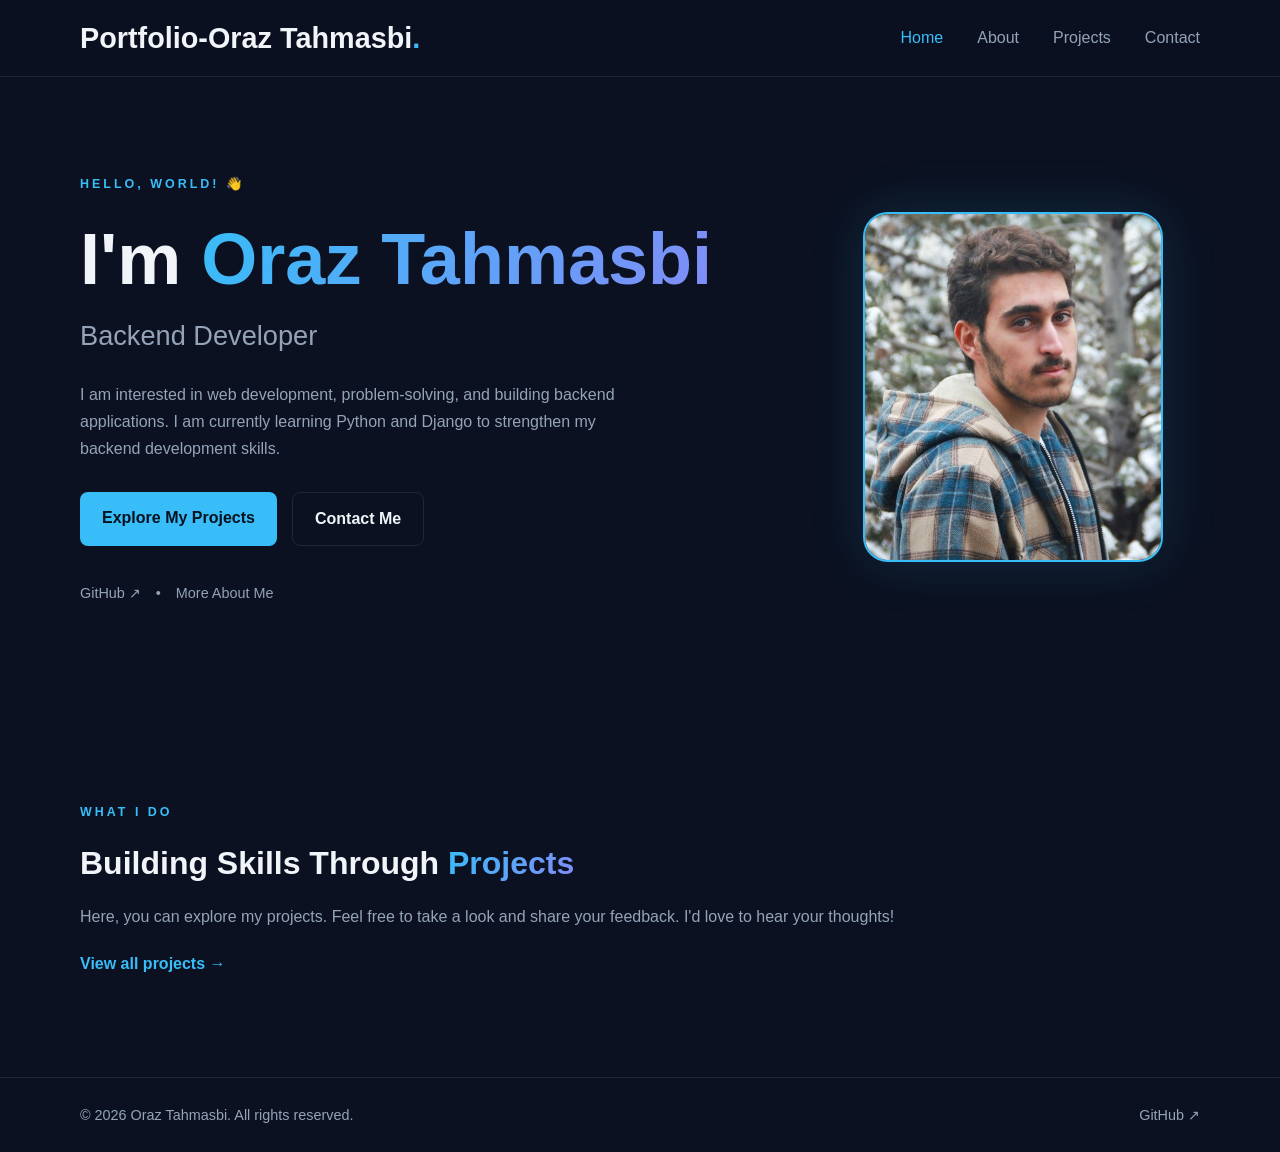
<file: index.html>
<!DOCTYPE html>
<html lang="en">
<head>
    <meta charset="UTF-8">
    <meta name="viewport" content="width=device-width, initial-scale=1.0">
    <meta name="description" content="Personal portfolio of Oraz Tahmasbi,
    Backend Developer interested in web development and building backend applications.">
    <title>Oraz Tahmasbi | Portfolio</title>
    <link rel="stylesheet" href="css/style.css">
    <script src="js/script.js" defer></script>
</head>
<body>

    <header class="header">
        <nav class="navbar container">
            <a href="index.html" class="logo">Portfolio-Oraz Tahmasbi<span>.</span></a>

            <button class="menu-toggle" aria-label="Open navigation"
                    aria-expanded="false">
                ☰
            </button>

            <ul class="nav-links">
                <li><a class="active" href="index.html">Home</a></li>
                <li><a href="about.html">About</a></li>
                <li><a href="projects.html">Projects</a></li>
                <li><a href="contact.html">Contact</a></li>
            </ul>
        </nav>
    </header>

    <main>
        <section class="hero container">
            <div class="hero-content reveal">
                <span class="eyebrow">HELLO, WORLD! 👋</span>

                <h1>
                    I'm <span class="gradient-text">Oraz Tahmasbi</span>
                </h1>

                <h2>Backend Developer</h2>

                <p>I am interested in web development, problem-solving,
                    and building backend applications.
                    I am currently learning Python and Django to strengthen my backend development skills.
                </p>

                <div class="hero-buttons">
                    <a href="projects.html" class="btn btn-primary">
                        Explore My Projects
                    </a>

                    <a href="contact.html" class="btn btn-outline">
                        Contact Me
                    </a>
                </div>

                <div class="hero-social">
                    <a href="https://github.com/oraztahmasbi-arch"
                       target="_blank" rel="noopener noreferrer">
                        GitHub ↗
                    </a>
                    <span>•</span>
                    <a href="about.html">More About Me</a>
                </div>
            </div>

            <div class="hero-visual reveal">
                <div class="profile-frame">
                    <img src="images/profile.jpg"
                         alt="Profile photo of Oraz Tahmasbi">
                </div>

            </div>
        </section>

        <section class="section container featured-intro">
            <span class="eyebrow">WHAT I DO</span>
            <h2>Building Skills Through <span class="gradient-text">Projects</span></h2>
            <p>
                Here, you can explore my projects. Feel free to take a look

                and share your feedback. I'd love to hear your thoughts!
            </p>
            <a href="projects.html" class="text-link">
                View all projects →
            </a>
        </section>
    </main>

    <footer class="footer">
        <div class="container footer-content">
            <p>© 2026 Oraz Tahmasbi. All rights reserved.</p>
            <a href="https://github.com/oraztahmasbi-arch"
               target="_blank" rel="noopener noreferrer">
                GitHub ↗
            </a>
        </div>
    </footer>

    <button id="scrollTop" aria-label="Scroll to top">↑</button>

</body>
</html>
</file>
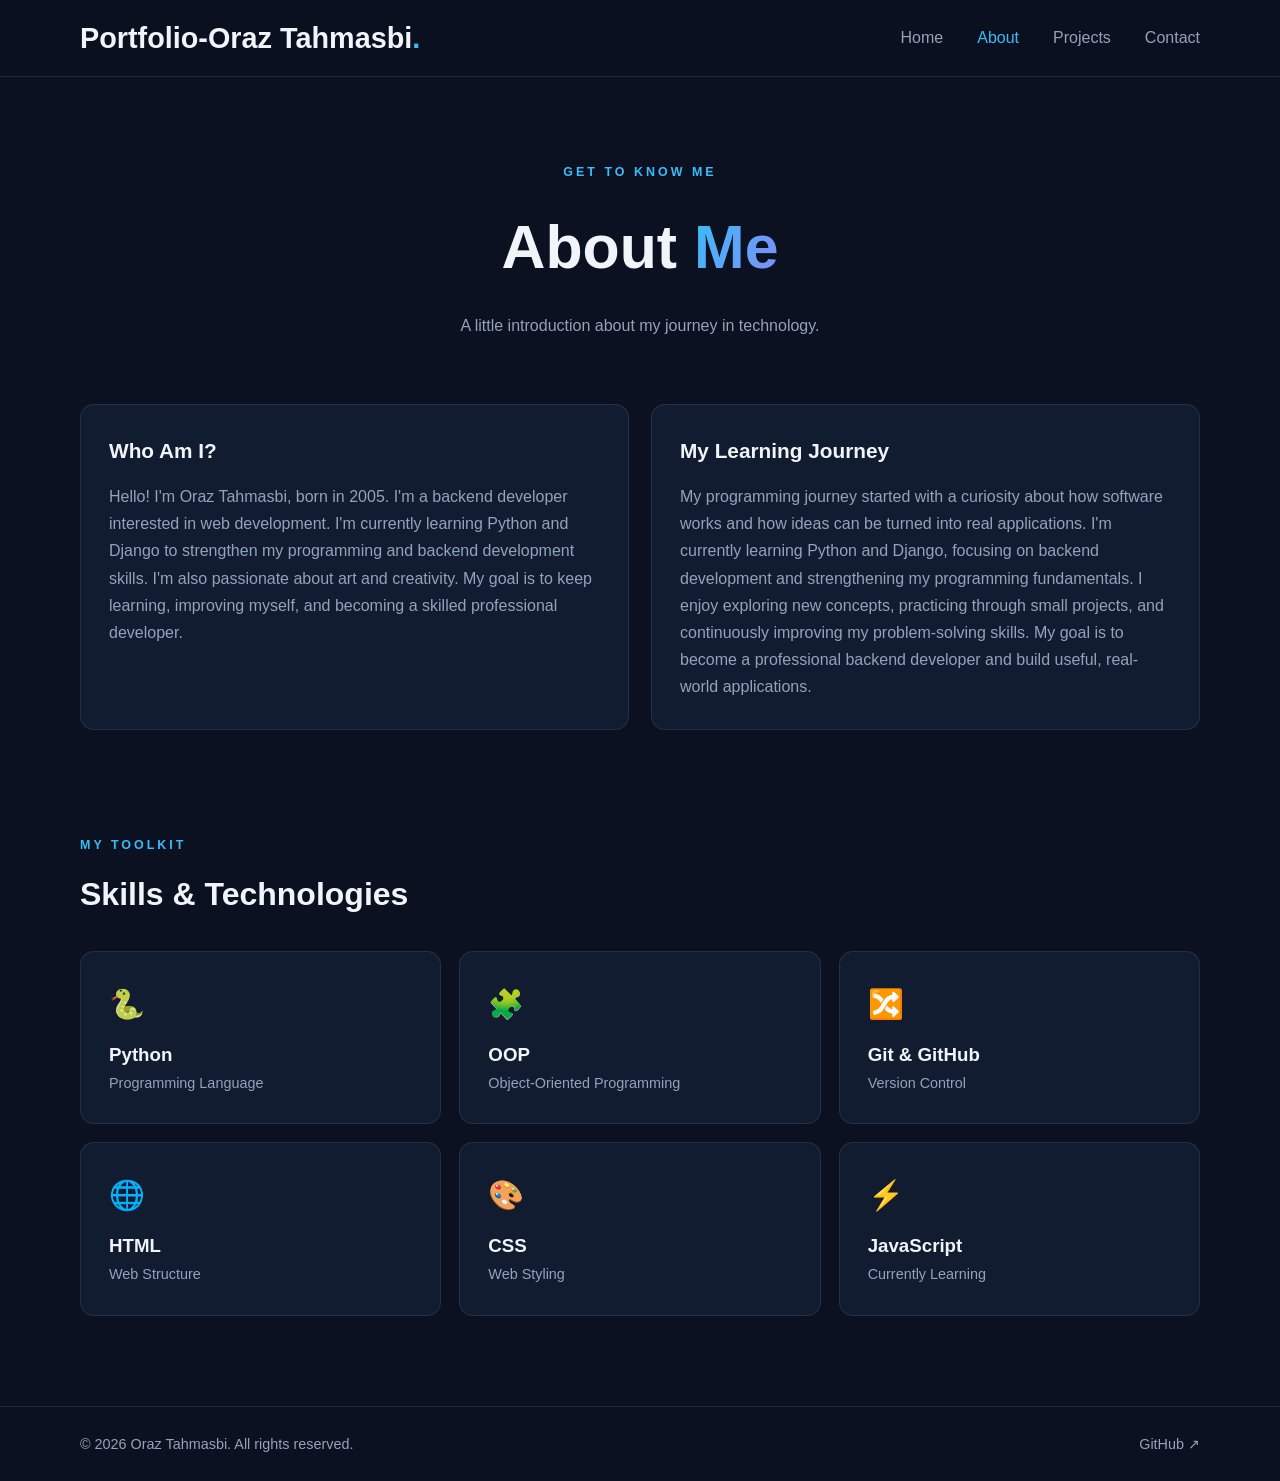
<file: about.html>
<!DOCTYPE html>
<html lang="en">
<head>
    <meta charset="UTF-8">
    <meta name="viewport" content="width=device-width, initial-scale=1.0">
    <title>About Me | Oraz Tahmasbi</title>
    <link rel="stylesheet" href="css/style.css">
    <script src="js/script.js" defer></script>
</head>
<body>

    <header class="header">
        <nav class="navbar container">
            <a href="index.html" class="logo">Portfolio-Oraz Tahmasbi<span>.</span></a>
            <button class="menu-toggle" aria-label="Open navigation"
                    aria-expanded="false">☰</button>
            <ul class="nav-links">
                <li><a href="index.html">Home</a></li>
                <li><a class="active" href="about.html">About</a></li>
                <li><a href="projects.html">Projects</a></li>
                <li><a href="contact.html">Contact</a></li>
            </ul>
        </nav>
    </header>

    <main class="container page-content">
        <section class="page-heading reveal">
            <span class="eyebrow">GET TO KNOW ME</span>
            <h1>About <span class="gradient-text">Me</span></h1>
            <p>A little introduction about my journey in technology.</p>
        </section>

        <section class="about-grid">
            <div class="about-card reveal">
                <h2>Who Am I?</h2>
                <p>
                    Hello! I'm Oraz Tahmasbi, born in 2005. I'm a backend developer interested in web development.
                    I'm currently learning Python and Django to strengthen my programming and backend development skills. I'm also passionate about art and creativity. My goal is to keep learning, improving myself, and becoming a skilled professional developer. 
                </p>
            </div>

            <div class="about-card reveal">
                <h2>My Learning Journey</h2>
                <p>
                 My programming journey started with a curiosity about how software works and how ideas can be turned into real applications.

                    I'm currently learning Python and Django, focusing on backend development and strengthening my programming fundamentals.

                    I enjoy exploring new concepts, practicing through small projects, and continuously improving my problem-solving skills.

                    My goal is to become a professional backend developer and build useful, real-world applications.
                </p>
            </div>
        </section>

        <section class="section">
            <div class="section-heading reveal">
                <span class="eyebrow">MY TOOLKIT</span>
                <h2>Skills & Technologies</h2>
            </div>

            <div class="skills-grid">
                <div class="skill-card reveal">
                    <span>🐍</span>
                    <h3>Python</h3>
                    <p>Programming Language</p>
                </div>

                <div class="skill-card reveal">
                    <span>🧩</span>
                    <h3>OOP</h3>
                    <p>Object-Oriented Programming</p>
                </div>

                <div class="skill-card reveal">
                    <span>🔀</span>
                    <h3>Git & GitHub</h3>
                    <p>Version Control</p>
                </div>

                <div class="skill-card reveal">
                    <span>🌐</span>
                    <h3>HTML</h3>
                    <p>Web Structure</p>
                </div>

                <div class="skill-card reveal">
                    <span>🎨</span>
                    <h3>CSS</h3>
                    <p>Web Styling</p>
                </div>

                <div class="skill-card reveal">
                    <span>⚡</span>
                    <h3>JavaScript</h3>
                    <p>Currently Learning</p>
                </div>
            </div>
        </section>
    </main>

    <footer class="footer">
        <div class="container footer-content">
            <p>© 2026 Oraz Tahmasbi. All rights reserved.</p>
            <a href="https://github.com/oraztahmasbi-arch"
               target="_blank" rel="noopener noreferrer">GitHub ↗</a>
        </div>
    </footer>

    <button id="scrollTop" aria-label="Scroll to top">↑</button>

</body>
</html>
</file>
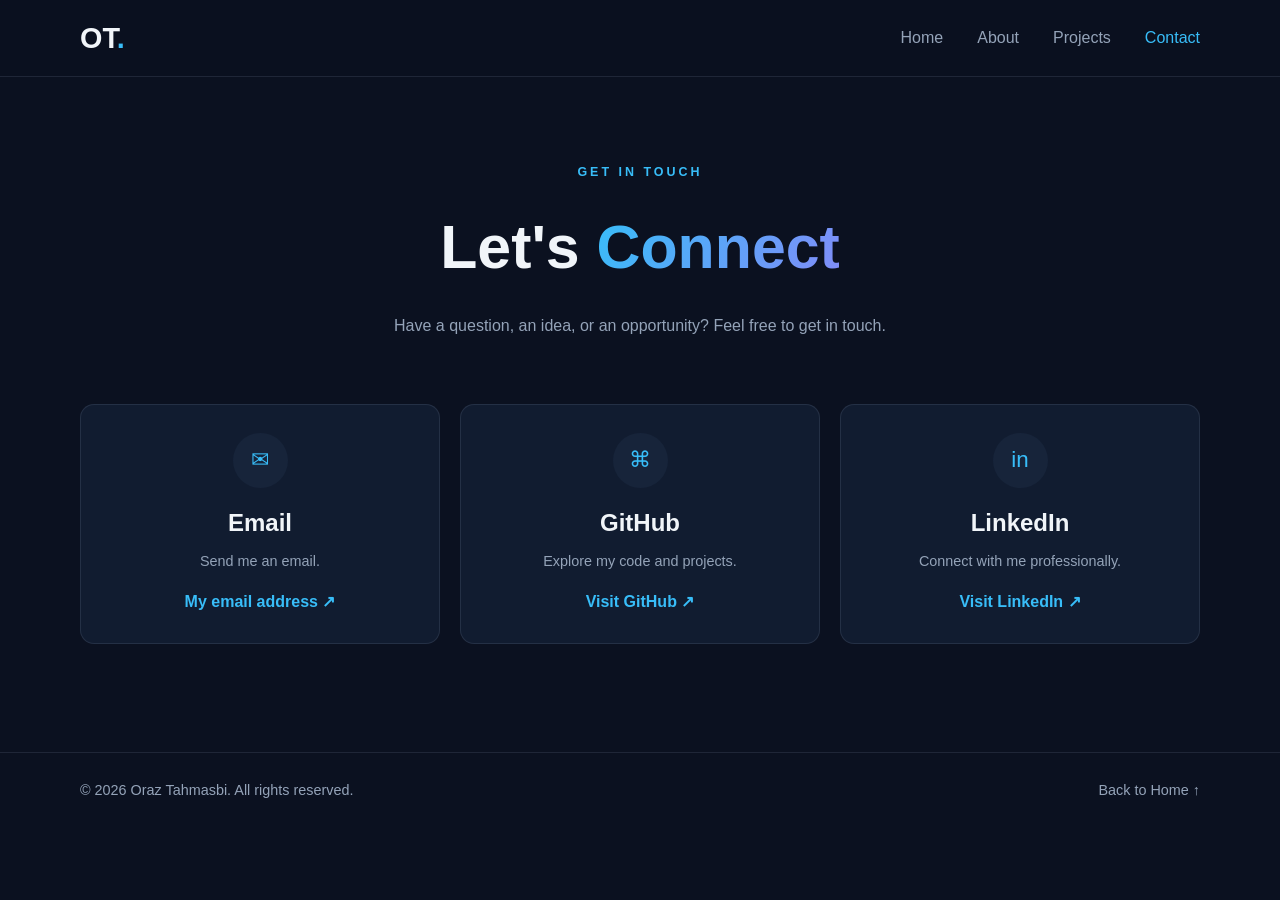
<file: contact.html>
<!DOCTYPE html>
<html lang="en">
<head>
    <meta charset="UTF-8">
    <meta name="viewport" content="width=device-width, initial-scale=1.0">
    <title>Contact | Oraz Tahmasbi</title>
    <link rel="stylesheet" href="css/style.css">
    <script src="js/script.js" defer></script>
</head>
<body>

    <header class="header">
        <nav class="navbar container">
            <a href="index.html" class="logo">OT<span>.</span></a>
            <button class="menu-toggle" aria-label="Open navigation"
                    aria-expanded="false">☰</button>
            <ul class="nav-links">
                <li><a href="index.html">Home</a></li>
                <li><a href="about.html">About</a></li>
                <li><a href="projects.html">Projects</a></li>
                <li><a class="active" href="contact.html">Contact</a></li>
            </ul>
        </nav>
    </header>

    <main class="container page-content">

        <section class="page-heading reveal">
            <span class="eyebrow">GET IN TOUCH</span>
            <h1>Let's <span class="gradient-text">Connect</span></h1>
            <p>
                Have a question, an idea, or an opportunity?
                Feel free to get in touch.
            </p>
        </section>

        <section class="contact-wrapper reveal">

            <div class="contact-card">
                <span class="contact-icon">✉</span>
                <h2>Email</h2>
                <p>Send me an email.</p>
                <a href="mailto:oraztahmasbi@gmail.com"
                   class="text-link">
                     My email address ↗
                </a>
            </div>

            <div class="contact-card">
                <span class="contact-icon">⌘</span>
                <h2>GitHub</h2>
                <p>Explore my code and projects.</p>
                <a href="https://github.com/oraztahmasbi-arch"
                   target="_blank" rel="noopener noreferrer"
                   class="text-link">
                    Visit GitHub ↗
                </a>
            </div>

            <div class="contact-card">
                <span class="contact-icon">in</span>
                <h2>LinkedIn</h2>
                <p>Connect with me professionally.</p>
                <a href="https://www.linkedin.com/in/oraz-tahmasbi-72a901446/"
                    target="_blank"
                    rel="noopener noreferrer"
                    class="text-link">
                    Visit LinkedIn ↗
                </a>
            </div>

        </section>

    </main>

    <footer class="footer">
        <div class="container footer-content">
            <p>© 2026 Oraz Tahmasbi. All rights reserved.</p>
            <a href="index.html">Back to Home ↑</a>
        </div>
    </footer>

    <button id="scrollTop" aria-label="Scroll to top">↑</button>

</body>
</html>
</file>
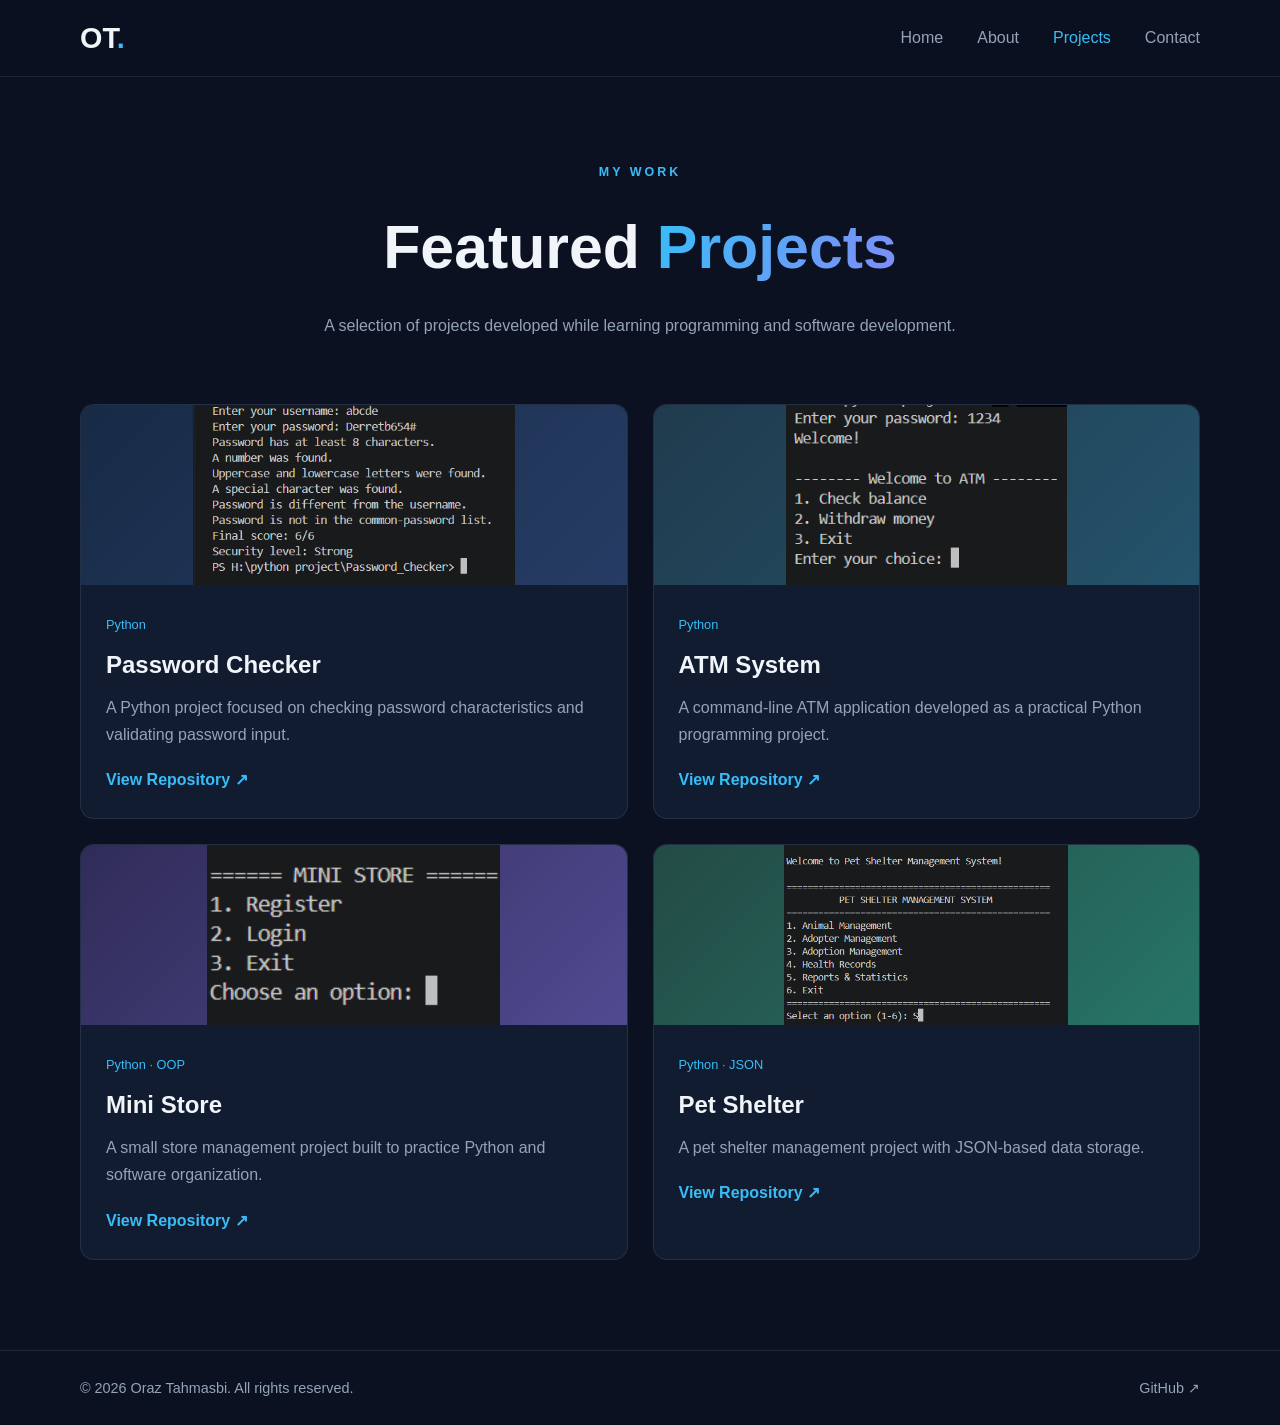
<file: projects.html>
<!DOCTYPE html>
<html lang="en">
<head>
    <meta charset="UTF-8">
    <meta name="viewport" content="width=device-width, initial-scale=1.0">
    <meta name="description"
    <meta name="description"
    content="Explore the Python projects developed by Oraz Tahmasbi, including Password Checker, ATM System, Mini Store, and Pet Shelter.">
    <title>Projects | Oraz Tahmasbi</title>
    <link rel="stylesheet" href="css/style.css">
    <script src="js/script.js" defer></script>
</head>
<body>

    <header class="header">
        <nav class="navbar container">
            <a href="index.html" class="logo">OT<span>.</span></a>
            <button class="menu-toggle" aria-label="Open navigation"
                    aria-expanded="false">☰</button>
            <ul class="nav-links">
                <li><a href="index.html">Home</a></li>
                <li><a href="about.html">About</a></li>
                <li><a class="active" href="projects.html">Projects</a></li>
                <li><a href="contact.html">Contact</a></li>
            </ul>
        </nav>
    </header>

    <main class="container page-content">

        <section class="page-heading reveal">
            <span class="eyebrow">MY WORK</span>
            <h1>Featured <span class="gradient-text">Projects</span></h1>
            <p>
                A selection of projects developed while learning
                programming and software development.
            </p>
        </section>

        <section class="projects-grid">

            <article class="project-card reveal">
                <div class="project-visual visual-one">
                  <img src="images/password-checker.png"
                        alt="Password Checker Python project screenshot">
                </div>
                <div class="project-info">
                    <span class="project-category">Python</span>
                    <h2>Password Checker</h2>
                    <p>
                        A Python project focused on checking password
                        characteristics and validating password input.
                    </p>
                    <a href="https://github.com/oraztahmasbi-arch/Password-Checker"
                       target="_blank" rel="noopener noreferrer"
                       class="text-link">View Repository ↗</a>
                </div>
            </article>

            <article class="project-card reveal">
                <div class="project-visual visual-two">
                   <img src="images/ATM.png"
                        alt="ATM System Python project screenshot">
                </div>
                <div class="project-info">
                    <span class="project-category">Python</span>
                    <h2>ATM System</h2>
                    <p>
                        A command-line ATM application developed
                        as a practical Python programming project.
                    </p>
                    <a href="https://github.com/oraztahmasbi-arch/ATM"
                       target="_blank" rel="noopener noreferrer"
                       class="text-link">View Repository ↗</a>
                </div>
            </article>

            <article class="project-card reveal">
                <div class="project-visual visual-three">
                    <img src="images/mini-store.png"
                            alt="Mini Store Python project screenshot">
                </div>
                <div class="project-info">
                    <span class="project-category">Python · OOP</span>
                    <h2>Mini Store</h2>
                    <p>
                        A small store management project built
                        to practice Python and software organization.
                    </p>
                    <a href="https://github.com/oraztahmasbi-arch/mini-store"
                       target="_blank" rel="noopener noreferrer"
                       class="text-link">View Repository ↗</a>
                </div>
            </article>

            <article class="project-card reveal">
                <div class="project-visual visual-four">
                    <img src="images/Pet-shelter.png"
                            alt="Pet Shelter Python project screenshot">
                </div>
                <div class="project-info">
                    <span class="project-category">Python · JSON</span>
                    <h2>Pet Shelter</h2>
                    <p>
                        A pet shelter management project with
                        JSON-based data storage.
                    </p>
                    <a href="https://github.com/oraztahmasbi-arch/petshelter"
                       target="_blank" rel="noopener noreferrer"
                       class="text-link">View Repository ↗</a>
                </div>
            </article>

        </section>
    </main>

    <footer class="footer">
        <div class="container footer-content">
            <p>© 2026 Oraz Tahmasbi. All rights reserved.</p>
            <a href="https://github.com/oraztahmasbi-arch"
               target="_blank" rel="noopener noreferrer">GitHub ↗</a>
        </div>
    </footer>

    <button id="scrollTop" aria-label="Scroll to top">↑</button>

</body>
</html>
</file>
<file: css/style.css>
/* =========================
   1. Global Settings
========================= */

:root {
    --bg: #0b1120;
    --surface: #111c30;
    --surface-light: #17243a;
    --primary: #38bdf8;
    --secondary: #818cf8;
    --text: #f1f5f9;
    --muted: #94a3b8;
    --border: rgba(148, 163, 184, 0.15);
}

* {
    margin: 0;
    padding: 0;
    box-sizing: border-box;
}

html {
    scroll-behavior: smooth;
}

body {
    background: var(--bg);
    color: var(--text);
    font-family: Arial, Helvetica, sans-serif;
    line-height: 1.7;
}

a {
    color: inherit;
    text-decoration: none;
}

button {
    font: inherit;
}

.container {
    width: min(1120px, 90%);
    margin-inline: auto;
}

.section {
    padding-top: 100px;
}

.gradient-text {
    background: linear-gradient(120deg, var(--primary), var(--secondary));
    -webkit-background-clip: text;
    background-clip: text;
    color: transparent;
}

.eyebrow {
    color: var(--primary);
    font-size: 0.78rem;
    font-weight: bold;
    letter-spacing: 3px;
}

/* =========================
   2. Navigation
========================= */

.header {
    position: sticky;
    top: 0;
    z-index: 100;
    background: rgba(11, 17, 32, 0.92);
    backdrop-filter: blur(12px);
    border-bottom: 1px solid var(--border);
}

.navbar {
    min-height: 76px;
    display: flex;
    align-items: center;
    justify-content: space-between;
}

.logo {
    font-size: 1.8rem;
    font-weight: 800;
}

.logo span {
    color: var(--primary);
}

.nav-links {
    display: flex;
    align-items: center;
    gap: 34px;
    list-style: none;
}

.nav-links a {
    color: var(--muted);
    transition: color 0.25s;
}

.nav-links a:hover,
.nav-links a.active {
    color: var(--primary);
}

.menu-toggle {
    display: none;
    background: none;
    border: none;
    color: var(--text);
    font-size: 1.8rem;
    cursor: pointer;
}

/* =========================
   3. Home / Hero
========================= */

.hero {
    min-height: 620px;
    display: grid;
    grid-template-columns: 1.3fr 0.7fr;
    align-items: center;
    gap: 50px;
    padding-top: 70px;
    padding-bottom: 70px;
}

.hero h1 {
    font-size: clamp(2.5rem, 6vw, 4.5rem);
    line-height: 1.2;
    margin: 20px 0 10px;
}

.hero h2 {
    color: var(--muted);
    font-size: 1.7rem;
    font-weight: 500;
}

.hero-content > p {
    color: var(--muted);
    max-width: 570px;
    margin: 22px 0 30px;
}

.hero-buttons {
    display: flex;
    flex-wrap: wrap;
    gap: 15px;
}

.btn {
    padding: 12px 22px;
    border-radius: 8px;
    font-weight: bold;
    transition: 0.25s;
}

.btn:hover {
    transform: translateY(-3px);
}

.btn-primary {
    color: #06111f;
    background: var(--primary);
}

.btn-outline {
    border: 1px solid var(--border);
    color: var(--text);
}

.btn-outline:hover {
    border-color: var(--primary);
}

.hero-social {
    display: flex;
    gap: 15px;
    margin-top: 35px;
    color: var(--muted);
    font-size: 0.9rem;
}

.hero-social a:hover {
    color: var(--primary);
}

.hero-visual {
    position: relative;
    display: flex;
    justify-content: center;
}

.profile-frame {
    width: 300px;
    height: 350px;
    overflow: hidden;
    border-radius: 25px;
    border: 2px solid var(--primary);
    background: var(--surface-light);
    box-shadow: 0 0 55px rgba(56, 189, 248, 0.15);
}

.profile-frame img {
    width: 100%;
    height: 100%;
    object-fit: cover;
}

.floating-card {
    position: absolute;
    bottom: 25px;
    left: -15px;
    background: var(--surface-light);
    border: 1px solid var(--border);
    border-radius: 10px;
    padding: 12px 16px;
    font-size: 0.85rem;
}

.status-dot {
    display: inline-block;
    width: 9px;
    height: 9px;
    border-radius: 50%;
    background: #4ade80;
    margin-right: 7px;
}

/* =========================
   4. Quick Information
========================= */

.quick-info {
    display: grid;
    grid-template-columns: repeat(3, 1fr);
    gap: 20px;
}

.info-card {
    display: flex;
    flex-direction: column;
    gap: 5px;
    padding: 25px;
    border: 1px solid var(--border);
    border-radius: 12px;
    background: var(--surface);
    color: var(--muted);
}

.info-number {
    color: var(--primary);
    font-size: 1.5rem;
    font-weight: bold;
}

/* =========================
   5. Page Headings
========================= */

.page-content {
    min-height: 75vh;
    padding-top: 80px;
    padding-bottom: 90px;
}

.page-heading {
    text-align: center;
    margin-bottom: 65px;
}

.page-heading h1 {
    font-size: clamp(2.5rem, 5vw, 3.8rem);
    margin: 12px 0;
}

.page-heading p,
.featured-intro > p {
    color: var(--muted);
}

/* =========================
   6. About and Skills
========================= */

.about-grid {
    display: grid;
    grid-template-columns: repeat(2, 1fr);
    gap: 22px;
}

.about-card,
.skill-card,
.project-card,
.contact-card {
    background: var(--surface);
    border: 1px solid var(--border);
    border-radius: 14px;
    padding: 28px;
}

.about-card h2 {
    margin-bottom: 15px;
    font-size: 1.3rem;
}

.about-card p {
    color: var(--muted);
}

.section-heading {
    margin-bottom: 30px;
}

.section-heading h2 {
    font-size: 2rem;
    margin-top: 10px;
}

.skills-grid {
    display: grid;
    grid-template-columns: repeat(3, 1fr);
    gap: 18px;
}

.skill-card {
    transition: transform 0.25s, border-color 0.25s;
}

.skill-card:hover,
.project-card:hover,
.contact-card:hover {
    transform: translateY(-5px);
    border-color: var(--primary);
}

.skill-card > span {
    font-size: 1.8rem;
}

.skill-card h3 {
    margin-top: 10px;
}

.skill-card p {
    color: var(--muted);
    font-size: 0.9rem;
}

/* =========================
   7. Projects
========================= */

.projects-grid {
    display: grid;
    grid-template-columns: repeat(2, 1fr);
    gap: 25px;
}

.project-card {
    padding: 0;
    overflow: hidden;
    transition: 0.25s;
}

.project-visual {
    height: 180px;
    display: flex;
    flex-direction: column;
    align-items: center;
    justify-content: center;
    gap: 8px;
    background: linear-gradient(135deg, #172b46, #263c64);
}

.project-visual span {
    font-size: 3.5rem;
}

.project-visual small {
    color: #cbd5e1;
    letter-spacing: 3px;
}

.visual-two {
    background: linear-gradient(135deg, #203b4e, #24536b);
}

.visual-three {
    background: linear-gradient(135deg, #302c58, #504a91);
}

.visual-four {
    background: linear-gradient(135deg, #234b45, #277568);
}

.project-info {
    padding: 25px;
}

.project-category {
    color: var(--primary);
    font-size: 0.8rem;
}

.project-info h2 {
    margin: 8px 0;
}

.project-info p {
    color: var(--muted);
    margin-bottom: 18px;
}

.text-link {
    color: var(--primary);
    font-weight: bold;
}

.text-link:hover {
    color: var(--secondary);
}

/* =========================
   8. Contact
========================= */

.contact-wrapper {
    display: grid;
    grid-template-columns: repeat(3, 1fr);
    gap: 20px;
}

.contact-card {
    text-align: center;
    transition: 0.25s;
}

.contact-icon {
    display: inline-flex;
    align-items: center;
    justify-content: center;
    width: 55px;
    height: 55px;
    border-radius: 50%;
    background: var(--surface-light);
    color: var(--primary);
    font-size: 1.4rem;
}

.contact-card h2 {
    margin: 15px 0 5px;
}

.contact-card p {
    color: var(--muted);
    margin-bottom: 15px;
    font-size: 0.9rem;
}

/* =========================
   9. Footer
========================= */

.footer {
    border-top: 1px solid var(--border);
    padding: 25px 0;
}

.footer-content {
    display: flex;
    justify-content: space-between;
    gap: 20px;
    color: var(--muted);
    font-size: 0.9rem;
}

.footer a:hover {
    color: var(--primary);
}

.featured-intro {
    padding-bottom: 100px;
}

.featured-intro h2 {
    font-size: 2rem;
    margin: 12px 0;
}

.featured-intro .text-link {
    display: inline-block;
    margin-top: 20px;
}

/* =========================
   10. Scroll to Top
========================= */

#scrollTop {
    position: fixed;
    bottom: 25px;
    right: 25px;
    width: 45px;
    height: 45px;
    border: none;
    border-radius: 50%;
    background: var(--primary);
    color: #06111f;
    font-size: 1.5rem;
    cursor: pointer;
    opacity: 0;
    visibility: hidden;
    transition: 0.25s;
}

#scrollTop.visible {
    opacity: 1;
    visibility: visible;
}

/* =========================
   11. Reveal Animation
========================= */

.reveal {
    opacity: 0;
    transform: translateY(20px);
    transition: opacity 0.7s, transform 0.7s;
}

.reveal.show {
    opacity: 1;
    transform: translateY(0);
}

/* =========================
   12. Responsive Design
========================= */

@media (max-width: 768px) {

    .menu-toggle {
        display: block;
    }

    .nav-links {
        display: none;
        position: absolute;
        top: 76px;
        left: 0;
        width: 100%;
        padding: 25px;
        flex-direction: column;
        background: var(--surface);
        border-bottom: 1px solid var(--border);
    }

    .nav-links.open {
        display: flex;
    }

    .hero {
        grid-template-columns: 1fr;
        text-align: center;
    }

    .hero-content > p {
        margin-inline: auto;
    }

    .hero-buttons,
    .hero-social {
        justify-content: center;
    }

    .hero-visual {
        margin-top: 20px;
    }

    .quick-info {
        grid-template-columns: 1fr;
    }

    .about-grid,
    .projects-grid {
        grid-template-columns: 1fr;
    }

    .skills-grid {
        grid-template-columns: repeat(2, 1fr);
    }

    .contact-wrapper {
        grid-template-columns: 1fr;
    }

    .floating-card {
        left: 0;
    }
}

@media (max-width: 480px) {

    .skills-grid {
        grid-template-columns: 1fr;
    }

    .hero h1 {
        font-size: 2.5rem;
    }

    .profile-frame {
        width: 250px;
        height: 300px;
    }

    .footer-content {
        flex-direction: column;
        text-align: center;
    }
}

.project-visual img {
    width: 100%;
    height: 100%;
    object-fit: contain;
    display: block;
}
</file>
